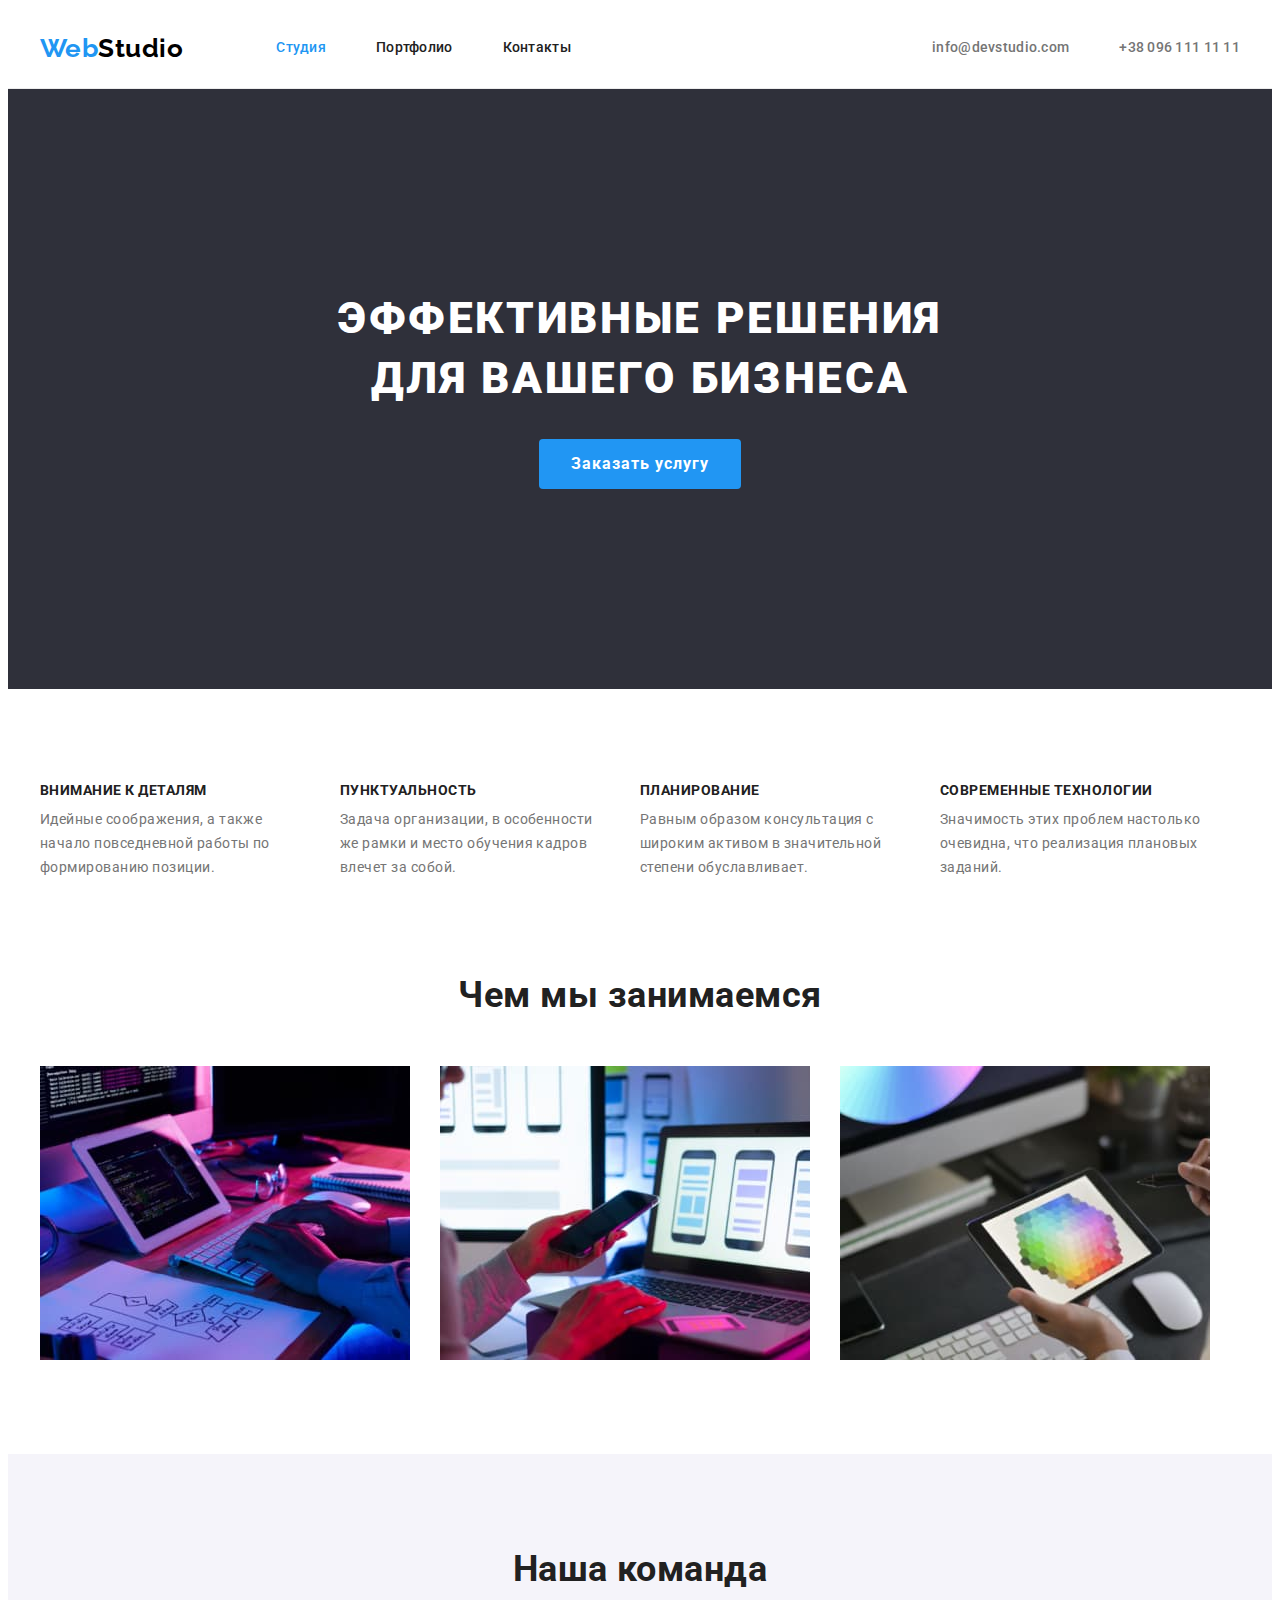
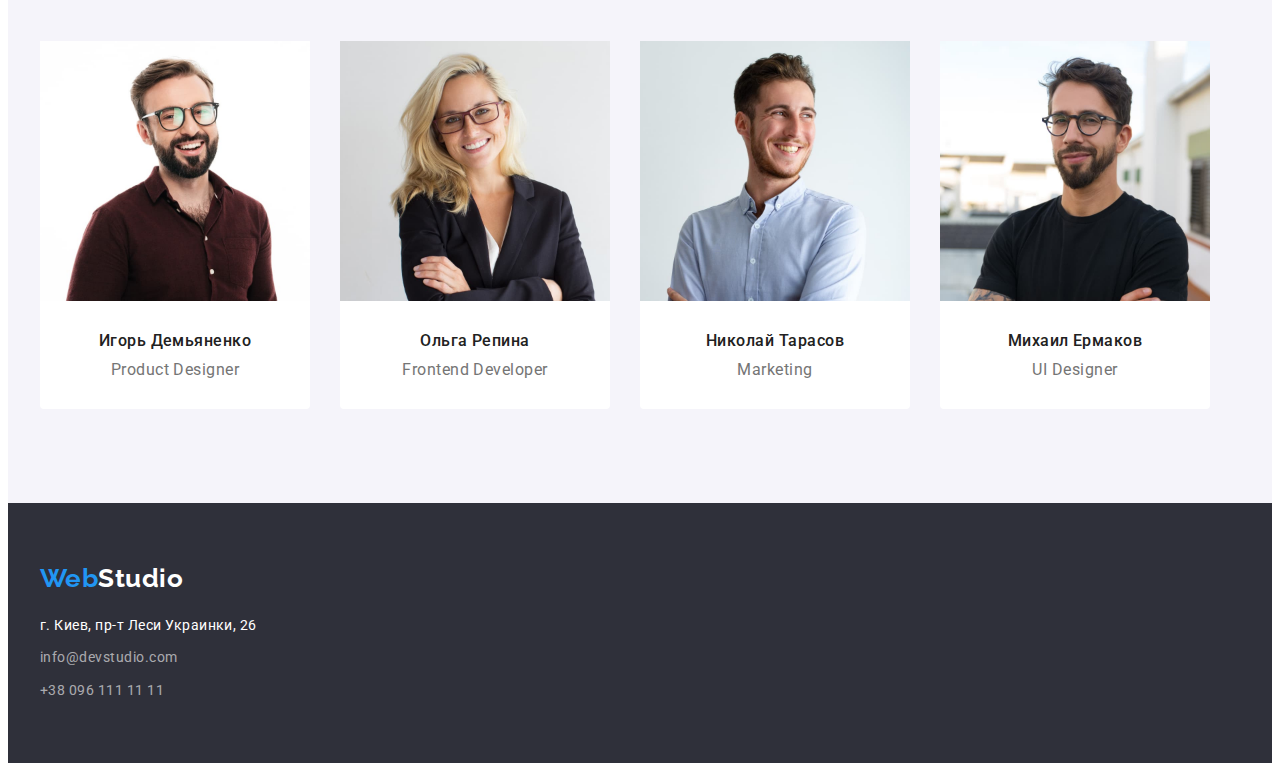
<file: index.html>
<!DOCTYPE html>
<html lang="ru">
  <head>
    <meta charset="UTF-8" />
    <meta http-equiv="X-UA-Compatible" content="IE=edge" />
    <meta name="viewport" content="width=device-width, initial-scale=1.0" />
    <title lang="en">WebStudio</title>
    <link rel="preconnect" href="https://fonts.googleapis.com" />
    <link rel="preconnect" href="https://fonts.gstatic.com" crossorigin />
    <link
      href="https://fonts.googleapis.com/css2?family=Raleway:wght@700&family=Roboto:wght@400;500;700;900&display=swap"
      rel="stylesheet"
    />
    <link
      rel="stylesheet"
      href="https://cdnjs.cloudflare.com/ajax/libs/modern-normalize/1.1.0/modern-normalize.min.css"
      integrity="sha512-wpPYUAdjBVSE4KJnH1VR1HeZfpl1ub8YT/NKx4PuQ5NmX2tKuGu6U/JRp5y+Y8XG2tV+wKQpNHVUX03MfMFn9Q=="
      crossorigin="anonymous"
      referrerpolicy="no-referrer"
    />
    <link rel="stylesheet" href="./css/styles.css" />
  </head>
  <body>
    <header class="page-header">
      <div class="header-content container">
        <nav class="main-nav">
          <a href="./index.html" lang="en" class="logo link"
            ><span class="logo-accent">Web</span>Studio</a
          >
          <ul class="site-nav list">
            <li class="item"><a href="./index.html" class="link current">Студия</a></li>
            <li class="item"><a href="./portfolio.html" class="link">Портфолио</a></li>
            <li class="item"><a href="" class="link">Контакты</a></li>
          </ul>
        </nav>
        <ul class="contacts list">
          <li class="item">
            <a href="mailto:info@devstudio.com" class="link">info@devstudio.com</a>
          </li>
          <li class="item"><a href="tel:+380961111111" class="link">+38 096 111 11 11</a></li>
        </ul>
      </div>
    </header>
    <main>
      <!-- Hero -->
      <section class="hero section">
        <h1 class="hero-title">Эффективные решения для вашего бизнеса</h1>
        <button type="button" class="hero-btn">Заказать услугу</button>
      </section>

      <!-- Features -->
      <section class="features section">
        <div class="container">
          <h2 class="visually-hidden">Наши преимущества</h2>
          <ul class="features-list list">
            <li class="item">
              <h3 class="features-title">Внимание к деталям</h3>
              <p class="features-text">
                Идейные соображения, а также начало повседневной работы по формированию позиции.
              </p>
            </li>
            <li class="item">
              <h3 class="features-title">Пунктуальность</h3>
              <p class="features-text">
                Задача организации, в особенности же рамки и место обучения кадров влечет за собой.
              </p>
            </li>
            <li class="item">
              <h3 class="features-title">Планирование</h3>
              <p class="features-text">
                Равным образом консультация с широким активом в значительной степени обуславливает.
              </p>
            </li>
            <li class="item">
              <h3 class="features-title">Современные технологии</h3>
              <p class="features-text">
                Значимость этих проблем настолько очевидна, что реализация плановых заданий.
              </p>
            </li>
          </ul>
        </div>
      </section>

      <!-- Projects -->
      <section class="projects section">
        <div class="container">
          <h2 class="projects-title">Чем мы занимаемся</h2>
          <ul class="projects-list list">
            <li class="item">
              <a href=""
                ><img
                  src="./images/box1.jpg"
                  alt="Разработчик пишет код, работая за компьютером"
                  width="370"
                  height="294"
              /></a>
            </li>

            <li class="item">
              <a href=""
                ><img
                  src="./images/box2.jpg"
                  alt="Разработчик создает мобильное приложение"
                  width="370"
                  height="294"
              /></a>
            </li>

            <li class="item">
              <a href=""
                ><img
                  src="./images/box3.jpg"
                  alt="Дизайнер работает с палитрой цветов в планшете"
                  width="370"
                  height="294"
              /></a>
            </li>
          </ul>
        </div>
      </section>

      <!-- Team -->
      <section class="team section">
        <div class="container">
          <h2 class="team-title">Наша команда</h2>
          <ul class="team-list list">
            <li class="team-developer item">
              <img
                src="./images/team-img-1.jpg"
                alt="Член команды Игорь Демьяненко"
                width="270"
                height="260"
              />
              <div class="card-text">
                <h3 class="developer-name">Игорь Демьяненко</h3>
                <p lang="en" class="developer-position">Product Designer</p>
              </div>
            </li>

            <li class="team-developer item">
              <img
                src="./images/team-img-2.jpg"
                alt="Член команды Ольга Репина"
                width="270"
                height="260"
              />
              <div class="card-text">
                <h3 class="developer-name">Ольга Репина</h3>
                <p lang="en" class="developer-position">Frontend Developer</p>
              </div>
            </li>

            <li class="team-developer item">
              <img
                src="./images/team-img-3.jpg"
                alt="Член команды Николай Тарасов"
                width="270"
                height="260"
              />
              <div class="card-text">
                <h3 class="developer-name">Николай Тарасов</h3>
                <p lang="en" class="developer-position">Marketing</p>
              </div>
            </li>

            <li class="team-developer item">
              <img
                src="./images/team-img-4.jpg"
                alt="Член команды Михаил Ермаков"
                width="270"
                height="260"
              />
              <div class="card-text">
                <h3 class="developer-name">Михаил Ермаков</h3>
                <p lang="en" class="developer-position">UI Designer</p>
              </div>
            </li>
          </ul>
        </div>
      </section>
    </main>

    <footer class="page-footer">
      <div class="container">
        <a href="./index.html" lang="en" class="logo link"
          ><span class="logo-accent">Web</span>Studio</a
        >

        <address class="footer-address">
          <ul class="footer-address-list list">
            <li class="item">г. Киев, пр-т Леси Украинки, 26</li>
            <li class="item">
              <a href="mailto:info@devstudio.com" class="link">info@devstudio.com</a>
            </li>
            <li class="item"><a href="tel:+380961111111" class="link">+38 096 111 11 11</a></li>
          </ul>
        </address>
      </div>
    </footer>
  </body>
</html>
</file>
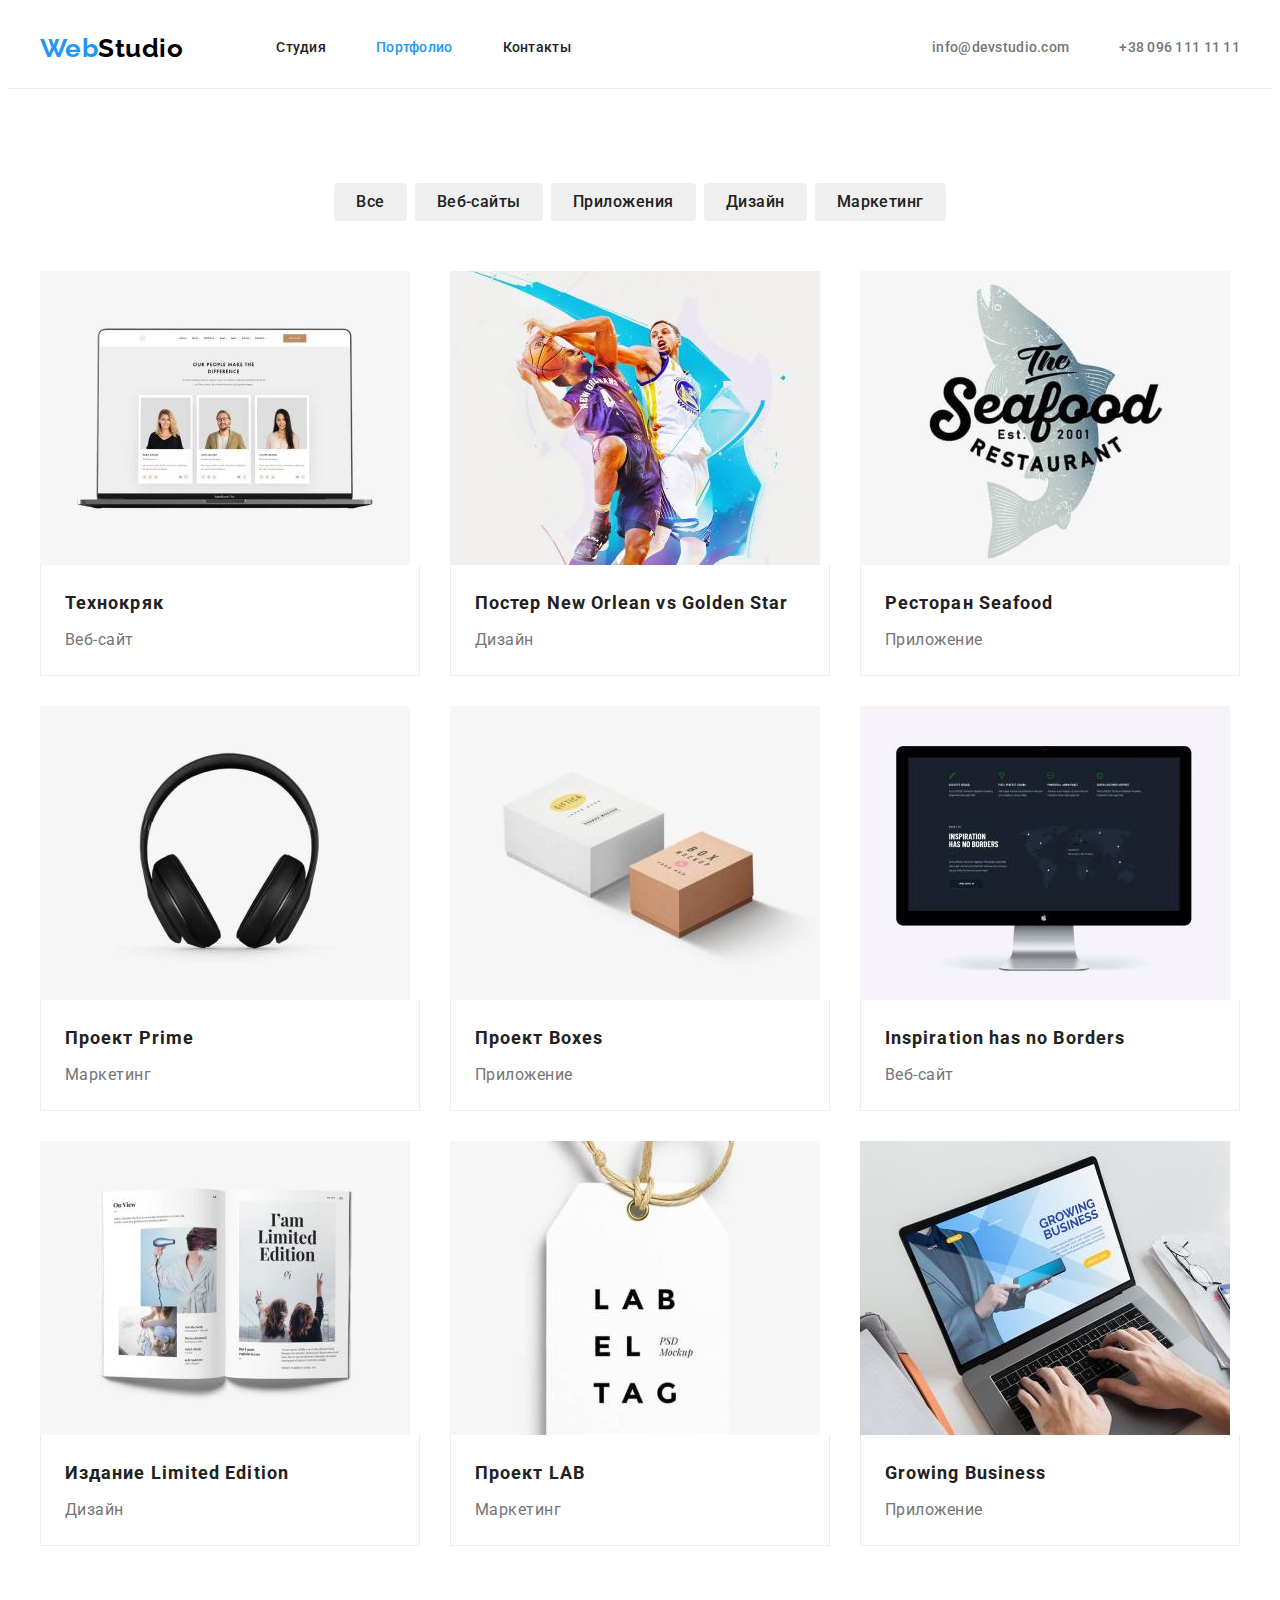
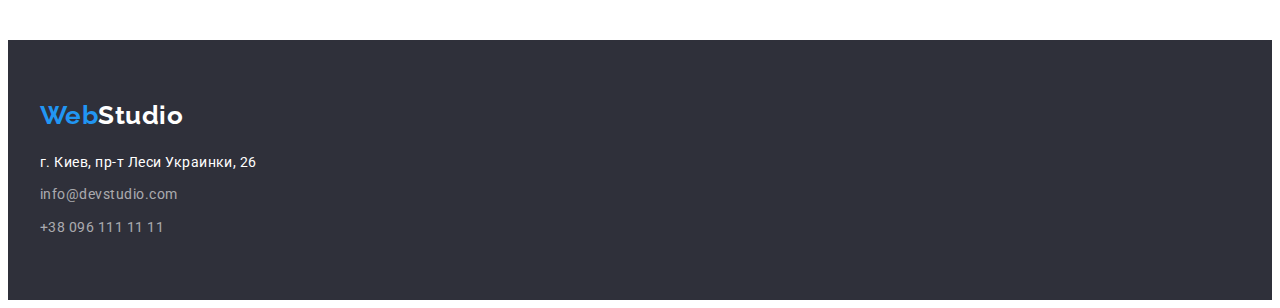
<file: portfolio.html>
<!DOCTYPE html>
<html lang="ru">
  <head>
    <meta charset="UTF-8" />
    <meta http-equiv="X-UA-Compatible" content="IE=edge" />
    <meta name="viewport" content="width=device-width, initial-scale=1.0" />
    <title>Портфолио</title>
    <link rel="preconnect" href="https://fonts.googleapis.com" />
    <link rel="preconnect" href="https://fonts.gstatic.com" crossorigin />
    <link
      href="https://fonts.googleapis.com/css2?family=Raleway:wght@700&family=Roboto:wght@400;500;700;900&display=swap"
      rel="stylesheet"
    />
    <link
      rel="stylesheet"
      href="https://cdnjs.cloudflare.com/ajax/libs/modern-normalize/1.1.0/modern-normalize.min.css"
      integrity="sha512-wpPYUAdjBVSE4KJnH1VR1HeZfpl1ub8YT/NKx4PuQ5NmX2tKuGu6U/JRp5y+Y8XG2tV+wKQpNHVUX03MfMFn9Q=="
      crossorigin="anonymous"
      referrerpolicy="no-referrer"
    />
    <link rel="stylesheet" href="./css/styles.css" />
  </head>
  <body>
    <header class="page-header">
      <div class="header-content container">
        <nav class="main-nav">
          <a href="./index.html" lang="en" class="logo link"
            ><span class="logo-accent">Web</span>Studio</a
          >
          <ul class="site-nav list">
            <li class="item"><a href="./index.html" class="link">Студия</a></li>
            <li class="item"><a href="./portfolio.html" class="link current">Портфолио</a></li>
            <li class="item"><a href="" class="link">Контакты</a></li>
          </ul>
        </nav>
        <ul class="contacts list">
          <li class="item">
            <a href="mailto:info@devstudio.com" class="link">info@devstudio.com</a>
          </li>
          <li class="item"><a href="tel:+380961111111" class="link">+38 096 111 11 11</a></li>
        </ul>
      </div>
    </header>

    <main>
      <h1 class="visually-hidden">Портфолио</h1>
      <section class="portfolio section">
        <div class="container">
          <ul class="portfolio-filter list">
            <li class="item"><button type="button" class="portfolio-btn">Все</button></li>
            <li class="item"><button type="button" class="portfolio-btn">Веб-сайты</button></li>
            <li class="item"><button type="button" class="portfolio-btn">Приложения</button></li>
            <li class="item"><button type="button" class="portfolio-btn">Дизайн</button></li>
            <li class="item"><button type="button" class="portfolio-btn">Маркетинг</button></li>
          </ul>

          <ul class="portfolio-projects list">
            <li class="item">
              <a href="" class="link">
                <img
                  src="./images/portfolio-img-1.jpg"
                  alt="Сайт на ноутбуке"
                  width="370"
                  height="294"
                />
                <div class="portfolio-card-content">
                  <h2 class="portfolio-project-title">Технокряк</h2>
                  <p class="portfolio-type">Веб-сайт</p>
                </div>
              </a>
            </li>

            <li class="item">
              <a href="" class="link">
                <img
                  src="./images/portfolio-img-2.jpg"
                  alt="Постер баскетбольного матча"
                  width="370"
                  height="294"
                />
                <div class="portfolio-card-content">
                  <h2 class="portfolio-project-title">
                    Постер <span lang="en">New Orlean vs Golden Star</span>
                  </h2>
                  <p class="portfolio-type">Дизайн</p>
                </div>
              </a>
            </li>

            <li class="item">
              <a href="" class="link">
                <img
                  src="./images/portfolio-img-3.jpg"
                  alt="Логотип ресторана"
                  width="370"
                  height="294"
                />
                <div class="portfolio-card-content">
                  <h2 class="portfolio-project-title">Ресторан <span lang="en">Seafood</span></h2>
                  <p class="portfolio-type">Приложение</p>
                </div>
              </a>
            </li>

            <li class="item">
              <a href="" class="link">
                <img
                  src="./images/portfolio-img-4.jpg"
                  alt="Черные наушники"
                  width="370"
                  height="294"
                />
                <div class="portfolio-card-content">
                  <h2 class="portfolio-project-title">Проект <span lang="en">Prime</span></h2>
                  <p class="portfolio-type">Маркетинг</p>
                </div>
              </a>
            </li>

            <li class="item">
              <a href="" class="link">
                <img
                  src="./images/portfolio-img-5.jpg"
                  alt="Две коробки. Белая и коричневая"
                  width="370"
                  height="294"
                />
                <div class="portfolio-card-content">
                  <h2 class="portfolio-project-title">Проект <span lang="en">Boxes</span></h2>
                  <p class="portfolio-type">Приложение</p>
                </div>
              </a>
            </li>

            <li class="item">
              <a href="" class="link">
                <img
                  src="./images/portfolio-img-6.jpg"
                  alt="Сайт на мониторе компьютера"
                  width="370"
                  height="294"
                />
                <div class="portfolio-card-content">
                  <h2 lang="en" class="portfolio-project-title">Inspiration has no Borders</h2>
                  <p class="portfolio-type">Веб-сайт</p>
                </div>
              </a>
            </li>

            <li class="item">
              <a href="" class="link">
                <img
                  src="./images/portfolio-img-7.jpg"
                  alt="Раскрытый журнал"
                  width="370"
                  height="294"
                />
                <div class="portfolio-card-content">
                  <h2 class="portfolio-project-title">
                    Издание <span lang="en">Limited Edition</span>
                  </h2>
                  <p class="portfolio-type">Дизайн</p>
                </div>
              </a>
            </li>

            <li class="item">
              <a href="" class="link">
                <img
                  src="./images/portfolio-img-8.jpg"
                  alt="Белая этикетка"
                  width="370"
                  height="294"
                />
                <div class="portfolio-card-content">
                  <h2 class="portfolio-project-title">Проект <span lang="en">LAB</span></h2>
                  <p class="portfolio-type">Маркетинг</p>
                </div>
              </a>
            </li>

            <li class="item">
              <a href="" class="link">
                <img
                  src="./images/portfolio-img-9.jpg"
                  alt="Приложение на ноутбуке"
                  width="370"
                  height="294"
                />
                <div class="portfolio-card-content">
                  <h2 lang="en" class="portfolio-project-title">Growing Business</h2>
                  <p class="portfolio-type">Приложение</p>
                </div>
              </a>
            </li>
          </ul>
        </div>
      </section>
    </main>

    <footer class="page-footer">
      <div class="container">
        <a href="./index.html" lang="en" class="logo link"
          ><span class="logo-accent">Web</span>Studio</a
        >

        <address class="footer-address">
          <ul class="footer-address-list list">
            <li class="item">г. Киев, пр-т Леси Украинки, 26</li>
            <li class="item">
              <a href="mailto:info@devstudio.com" class="link">info@devstudio.com</a>
            </li>
            <li class="item"><a href="tel:+380961111111" class="link">+38 096 111 11 11</a></li>
          </ul>
        </address>
      </div>
    </footer>
  </body>
</html>
</file>
<file: css/styles.css>
:root {
  --primary-text-color: #757575;
  --title-text-color: #212121;
  --accent-color: #2196f3;
  --primary-white-color: #ffffff;
  --footer-contacts-color: rgba(255, 255, 255, 0.6);
  --logo-black-color: #000000;
  --team-bg-color: #f5f4fa;
  --footer-bg-color: #2f303a;
  --hero-btn-bg-hover-color: #188ce8;
  --portfolio-border-color: #eeeeee;
  --header-border-color: #ececec;
}

body {
  background-color: var(--primary-white-color);
  color: var(--primary-text-color);
  font-family: Roboto, sans-serif;
  letter-spacing: 0.03em;
}

.list {
  padding: 0;
  margin: 0;
  list-style: none;
}

.link {
  text-decoration: none;
}

.container {
  width: 1200px;
  margin-left: auto;
  margin-right: auto;
  padding-left: 15px;
  padding-right: 15px;
}

.section {
  padding-top: 94px;
  padding-bottom: 94px;
}

h1,
h2,
h3,
p {
  margin-top: 0;
}

img {
  display: block;
  max-width: 100%;
  height: auto;
}

.visually-hidden {
  position: absolute;
  width: 1px;
  height: 1px;
  margin: -1px;
  border: 0;
  padding: 0;

  white-space: nowrap;
  clip-path: inset(100%);
  clip: rect(0 0 0 0);
  overflow: hidden;
}

/* header */

.page-header {
  border-bottom: 1px solid var(--header-border-color);
}

.header-content {
  display: flex;
  align-items: center;
}

/* main-nav */

.main-nav {
  display: flex;
  align-items: center;
}

/* logo */

.logo {
  color: var(--logo-black-color);
  font-family: Raleway;
  font-weight: 700;
  font-size: 26px;
  line-height: 1.19;
}

.logo-accent {
  color: var(--accent-color);
}

/* site-nav & contants*/

.site-nav {
  display: flex;
  margin-left: 93px;
}

.site-nav .item + .item {
  margin-left: 50px;
}

.site-nav,
.contacts {
  font-weight: 500;
  font-size: 14px;
  line-height: 1.14;
  letter-spacing: 0.02em;
}

.site-nav .link {
  display: block;
  padding-top: 32px;
  padding-bottom: 32px;

  color: var(--title-text-color);
}

.site-nav .link:hover,
.site-nav .link:focus,
.contacts .link:hover,
.contacts .link:focus {
  color: var(--accent-color);
}

.contacts {
  display: flex;
  margin-left: auto;
}

.contacts .item + .item {
  margin-left: 50px;
}

.contacts .link {
  display: block;
  padding-top: 32px;
  padding-bottom: 32px;

  color: var(--primary-text-color);
}

.link.current {
  color: var(--accent-color);
}

/* hero */

.hero {
  background-color: var(--footer-bg-color);
  text-align: center;
}

.hero.section {
  padding-top: 200px;
  padding-bottom: 200px;
}

.hero-title {
  margin-bottom: 30px;
  margin-left: auto;
  margin-right: auto;
  width: 696px;

  color: var(--primary-white-color);
  font-weight: 900;
  font-size: 44px;
  line-height: 1.36;
  letter-spacing: 0.06em;
  text-transform: uppercase;
}

.hero-btn {
  min-width: 200px;
  padding: 10px 32px;
  border-radius: 4px;
  border: none;

  background-color: var(--accent-color);
  color: var(--primary-white-color);
  font-family: inherit;
  font-weight: 700;
  font-size: 16px;
  line-height: 1.87;
  text-align: center;
  letter-spacing: 0.06em;
  cursor: pointer;
}

.hero-btn:hover,
.hero-btn:focus {
  background-color: var(--hero-btn-bg-hover-color);
}

/* features */

.features.section {
  padding-bottom: 0;
}

.features-list {
  display: flex;
}

.features-list .item {
  width: 270px;
}

.features-list .item + .item {
  margin-left: 30px;
}

.features-title {
  margin-bottom: 10px;

  color: var(--title-text-color);
  font-size: 14px;
  line-height: 1.14;
  text-transform: uppercase;
}

.features-text {
  margin-bottom: 0;

  font-size: 14px;
  line-height: 1.71;
}

/* projects */

.team-title,
.projects-title {
  margin-bottom: 50px;

  color: var(--title-text-color);
  font-size: 36px;
  line-height: 1.17;
  text-align: center;
}

.projects-list {
  display: flex;
}

.projects-list .item + .item {
  margin-left: 30px;
}

/* team */

.team {
  background-color: var(--team-bg-color);
}

.team-list {
  display: flex;
}

.team .item + .item {
  margin-left: 30px;
}

.team .card-text {
  padding-top: 30px;
  padding-bottom: 30px;
  border-radius: 0px 0px 4px 4px;

  background-color: var(--primary-white-color);
}

.developer-name {
  margin-bottom: 10px;

  color: var(--title-text-color);
  font-weight: 500;
  font-size: 16px;
  line-height: 1.19;
  text-align: center;
}

.developer-position {
  margin-bottom: 0;

  font-size: 16px;
  line-height: 1.19;
  text-align: center;
}

/* footer */

.page-footer {
  padding-top: 60px;
  padding-bottom: 60px;

  background-color: var(--footer-bg-color);
}

.page-footer .logo {
  display: inline-block;
  margin-bottom: 20px;

  color: var(--primary-white-color);
}

.footer-address {
  color: var(--primary-white-color);
  font-style: normal;
  font-size: 14px;
  line-height: 1.71;
}

.footer-address-list .item:not(:last-child) {
  margin-bottom: 9px;
}

.footer-address .link {
  display: inline-block;

  color: var(--footer-contacts-color);
}

.footer-address .link:hover,
.footer-address .link:focus {
  color: var(--accent-color);
}

/* portfolio filter */

.portfolio-filter {
  display: flex;
  justify-content: center;
  margin-bottom: 50px;
}

.portfolio-filter .item + .item {
  margin-left: 8px;
}

.portfolio-btn {
  padding: 6px 22px;
  border-radius: 4px;
  border: none;

  color: var(--title-text-color);
  font-family: inherit;
  font-weight: 500;
  font-size: 16px;
  line-height: 1.62;
  text-align: center;
  letter-spacing: inherit;
  cursor: pointer;
}

.portfolio-btn:hover,
.portfolio-btn:focus {
  background-color: var(--accent-color);
  color: var(--primary-white-color);
}

/* portfolio works */

.portfolio-projects {
  display: flex;
  flex-wrap: wrap;
  margin-left: -30px;
  margin-top: -30px;
}

.portfolio-projects .item {
  flex-basis: calc((100% - 90px) / 3);
  margin-left: 30px;
  margin-top: 30px;
}

.portfolio-project-title {
  margin-bottom: 4px;

  color: var(--title-text-color);
  font-size: 18px;
  line-height: 2;
  letter-spacing: 0.06em;
}

.portfolio-type {
  margin-bottom: 0;

  color: var(--primary-text-color);
  font-size: 16px;
  line-height: 1.87;
}

.portfolio-card-content {
  padding: 20px 24px;
  border: 1px solid var(--portfolio-border-color);
  border-top: none;
}
</file>
